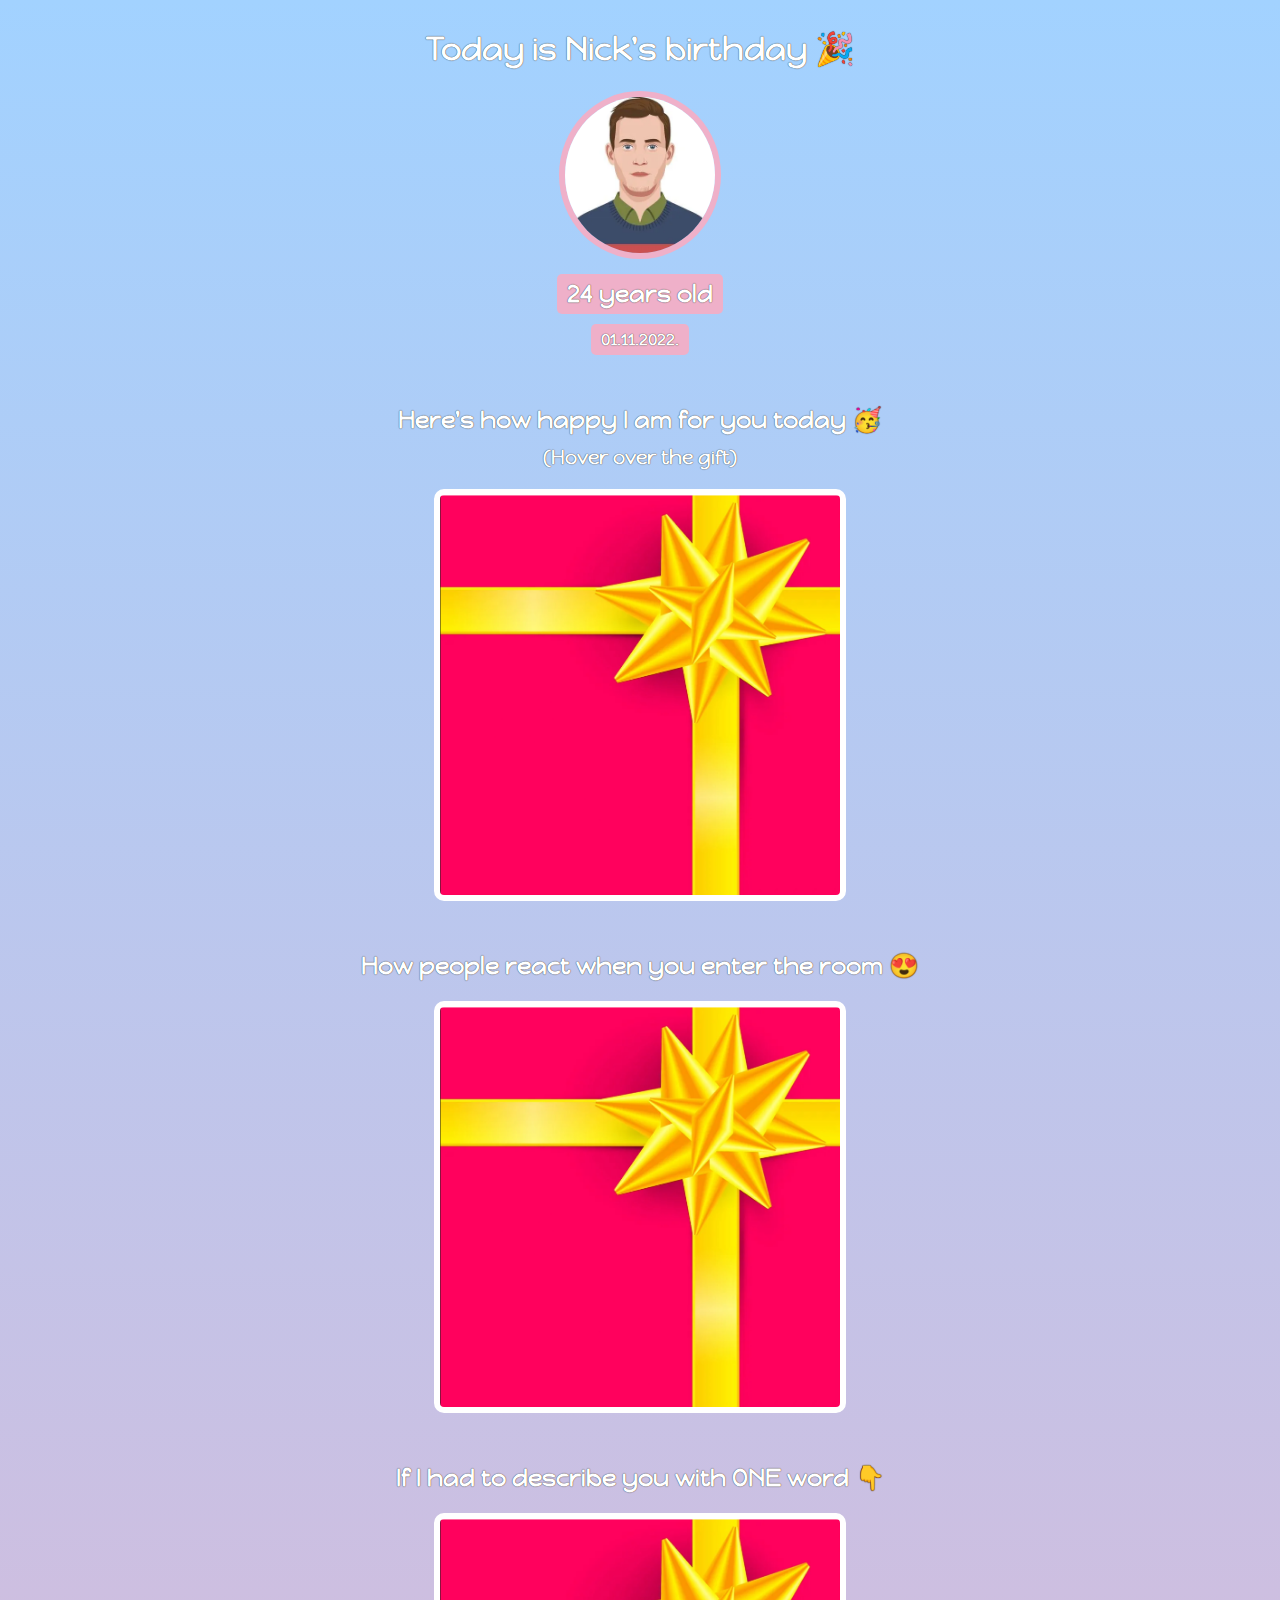
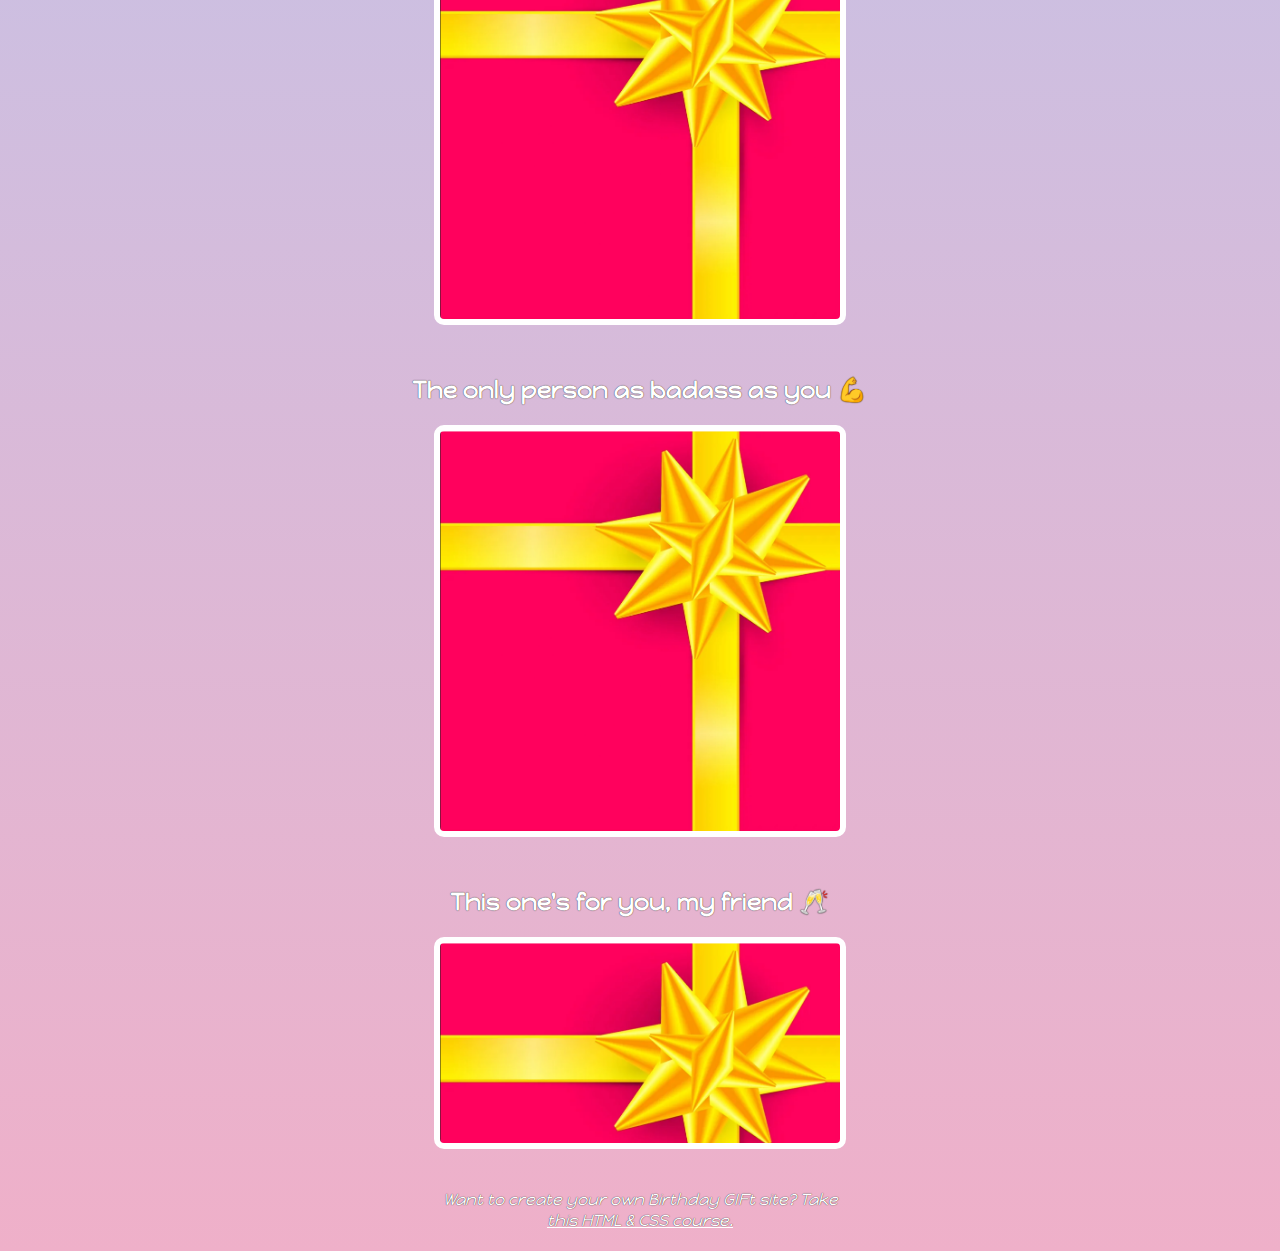
<file: index.html>
<!DOCTYPE html>
<html>
    <head>
        <link rel="preconnect" href="https://fonts.googleapis.com">
        <link rel="preconnect" href="https://fonts.gstatic.com" crossorigin>
        <link href="https://fonts.googleapis.com/css2?family=Happy+Monkey&display=swap" rel="stylesheet">
        <link rel="stylesheet" href="styles.css">
    </head>
    <body>
        <div id="header">
            <h1>Today is Nick's birthday 🎉</h1>
            <img id="bff-img" src="images/nick.jpg">
            <h2 id="bday-age">24 years old</h2>
            <h4 id="bday-date">01.11.2022.</h4>
        </div>
        <div class="gift-section">
            <h2 class="gift-title">Here's how happy I am for you today 🥳</h2>
            <h3 class="gift-hint">(Hover over the gift)</h3>
            <div class="gift-img" id="gift-img-happy"></div>
        </div>
        <div class="gift-section">
            <h2 class="gift-title">How people react when you enter the room 😍</h2>
            <div class="gift-img" id="gift-img-hot"></div>
        </div>
        <div class="gift-section">
            <h2 class="gift-title">If I had to describe you with ONE word 👇</h2>
            <div class="gift-img" id="gift-img-genius"></div>
        </div>
        <div class="gift-section">
            <h2 class="gift-title">The only person as badass as you 💪</h2>
            <div class="gift-img" id="gift-img-badass"></div>
        </div>
        <div class="gift-section">
            <h2 class="gift-title">This one's for you, my friend 🥂</h2>
            <div class="gift-img" id="gift-img-cheers"></div>
        </div>

        <!-- Add the footer here. -->
        <p id="footer">Want to create your own Birthday GIFt site? Take <a href="https://scrimba.com/lear/htmlandcss" target="_blank">this HTML & CSS course.</a></p>
    </body>
</html>
</file>
<file: styles.css>
/*
Challenge: 
Change the site's background into a gradient that goes 
from blue at the top to pink at the bottom.
*/

body {
    text-align: center;
    font-family: 'Happy Monkey', cursive;
    background: linear-gradient(#a2d2ff, #EFB0C9);
    color: #ffffff;
}

h1, h2, h3, h4, p {
    text-shadow: 0 0 1px black;
}

#bff-img {
    width: 150px;
    border-radius: 50%;
    border: 6px solid #EFB0C9;
    margin-bottom: 10px;
}

#bday-age {
    background: #EFB0C9;
    padding: 5px 10px;
    border-radius: 5px;
    margin: 5px 0 10px 0;
}

#bday-date {
    margin: 0;
    background: #EFB0C9;
    padding: 5px 10px;
    border-radius: 5px;
}

#header {
    display: flex;
    flex-direction: column;
    align-items: center;
}

.gift-section {
    margin-top: 50px;
}

.gift-title {
    margin-bottom: 10px;
}

.gift-hint {
    margin-top: 0;
}

.gift-img {
    margin: 20px auto;
    max-width: 400px;
    height: 400px;
    border: 6px solid white;
    border-radius: 10px;
    background-image: url("images/gift-cover.png");
    background-size: cover;
}

#gift-img-happy:hover {
    background-image: url("images/happy.gif");
}

#gift-img-hot:hover {
    background-image: url("images/hot.gif");
}

#gift-img-genius:hover {
    background-image: url("images/genius.gif");
}

#gift-img-badass:hover {
    background-image: url("images/badass.gif");
}

#gift-img-cheers {
    height: 200px;
}

#gift-img-cheers:hover {
    background-image: url("images/cheers.gif");
}

#footer {
    font-style: italic;
    width: 400px;
    margin: 40px auto 20px;
}

a {
    color: white;
}

/*
Add the footer paragraph according to the design.
Configure the anchor tag to open the link in a new tab.
Forgotten how to do it? Goole it!

Link: 
https://scrimba.com/learn/htmlandcss

Text:
Want to create your own Birthday GIFt site? Take this HTML & CSS course.
*/
</file>
